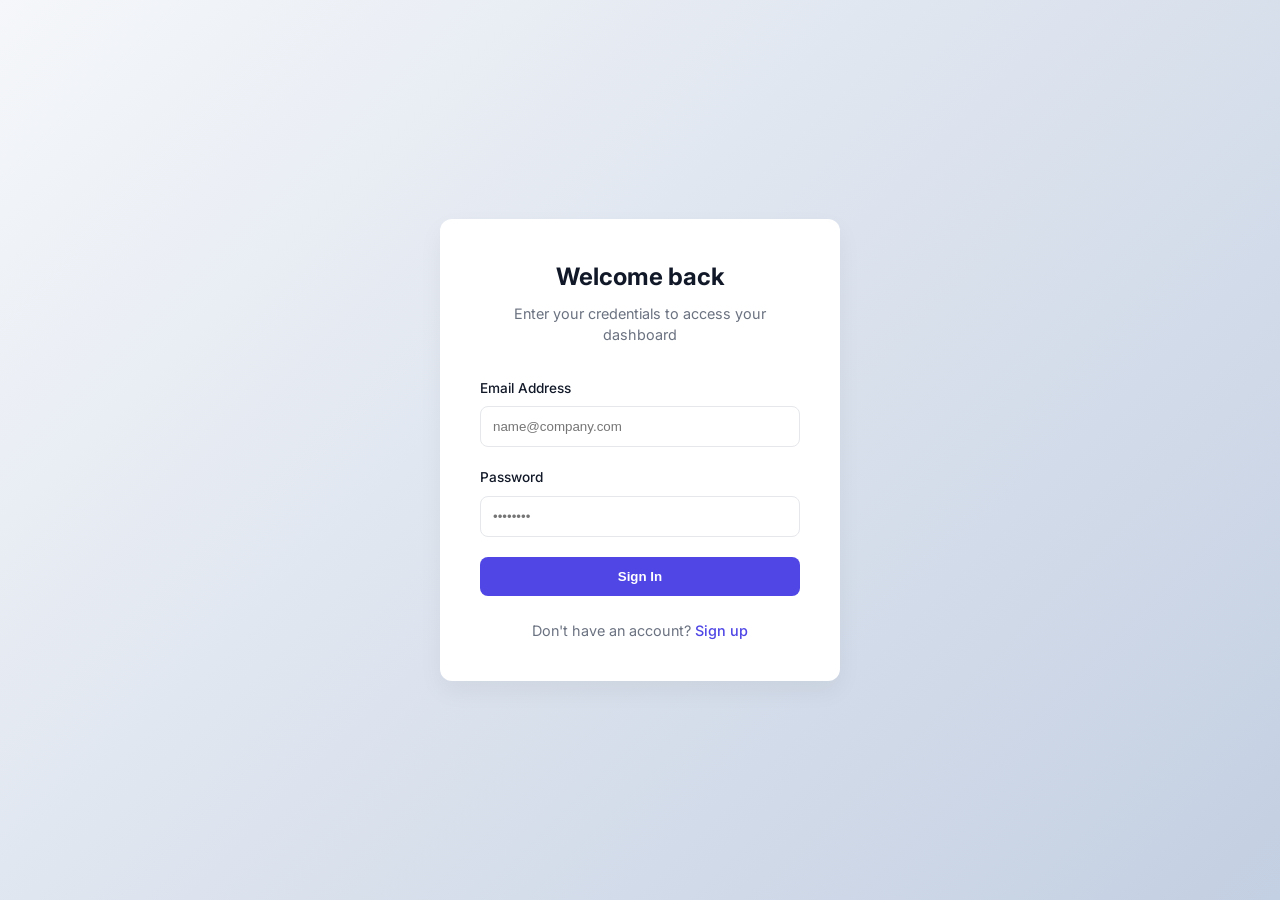
<file: frontend/index.html>
<!DOCTYPE html>
<html lang="en">
<head>
    <meta charset="UTF-8">
    <meta name="viewport" content="width=device-width, initial-scale=1.0">
    <title>OrderFlow | Kafka-Powered SaaS Dashboard</title>
    <link rel="stylesheet" href="style.css">
    <!-- Google Fonts for modern feel -->
    <link href="https://fonts.googleapis.com/css2?family=Inter:wght@300;400;500;600;700&display=swap" rel="stylesheet">
</head>
<body>

    <!-- Auth Wrapper: Login & Register -->
    <div id="auth-container" class="auth-wrapper">
        <div class="auth-card" id="login-section">
            <h2>Welcome back</h2>
            <p class="subtitle">Enter your credentials to access your dashboard</p>
            <form id="login-form">
                <div class="form-group">
                    <label>Email Address</label>
                    <input type="email" id="login-email" placeholder="name@company.com" required>
                </div>
                <div class="form-group">
                    <label>Password</label>
                    <input type="password" id="login-password" placeholder="••••••••" required>
                </div>
                <button type="submit" class="btn-primary">Sign In</button>
            </form>
            <p class="auth-footer">Don't have an account? <a href="#" id="go-to-register">Sign up</a></p>
        </div>

        <div class="auth-card hidden" id="register-section">
            <h2>Create account</h2>
            <p class="subtitle">Join OrderFlow and start processing orders</p>
            <form id="register-form">
                <div class="form-group">
                    <label>Full Name</label>
                    <input type="text" id="reg-name" placeholder="John Doe" required>
                </div>
                <div class="form-group">
                    <label>Email Address</label>
                    <input type="email" id="reg-email" placeholder="name@company.com" required>
                </div>
                <div class="form-group">
                    <label>Password</label>
                    <input type="password" id="reg-password" placeholder="••••••••" required>
                </div>
                <button type="submit" class="btn-primary">Get Started</button>
            </form>
            <p class="auth-footer">Already have an account? <a href="#" id="go-to-login">Sign in</a></p>
        </div>
    </div>

    <!-- Main Dashboard Wrapper (SPA) -->
    <div id="main-app" class="app-container hidden">
        <!-- Sidebar -->
        <aside class="sidebar">
            <div class="logo">
                <span class="logo-icon">📦</span>
                <span class="logo-text">OrderFlow</span>
            </div>
            <nav class="nav-menu">
                <a href="#" class="nav-item active" data-view="dashboard">
                    <span class="icon">📊</span> Dashboard
                </a>
                <a href="#" class="nav-item" data-view="shop">
                    <span class="icon">🛒</span> Shop Products
                </a>
                <a href="#" class="nav-item" data-view="orders">
                    <span class="icon">📜</span> My Orders
                </a>
            </nav>
            <div class="sidebar-footer">
                <button id="logout-btn" class="btn-logout">Logout</button>
            </div>
        </aside>

        <!-- Main Content -->
        <main class="content-area">
            <header class="top-header">
                <h1 id="view-title">Dashboard</h1>
                <div class="user-profile">
                    <span id="user-name-display">User</span>
                    <div class="avatar">JD</div>
                </div>
            </header>

            <!-- Dynamic Views -->
            <section id="view-dashboard" class="view">
                <div class="stats-grid">
                    <div class="stat-card">
                        <h3>Total Orders</h3>
                        <p class="stat-value" id="stat-total">0</p>
                    </div>
                    <div class="stat-card">
                        <h3>Kafka Processing</h3>
                        <p class="stat-value text-blue" id="stat-processing">0</p>
                    </div>
                    <div class="stat-card">
                        <h3>Success Rate</h3>
                        <p class="stat-value text-green" id="stat-success">0%</p>
                    </div>
                </div>
                <div class="recent-activity">
                    <h3>Real-time Kafka Stream</h3>
                    <div id="kafka-stream" class="stream-container">
                        <!-- Dynamic kafka events will appear here -->
                        <div class="empty-state">Waiting for events...</div>
                    </div>
                </div>
            </section>

            <section id="view-shop" class="view hidden">
                <div id="product-grid" class="product-grid">
                    <!-- Products from products.js will be injected here -->
                </div>
            </section>

            <section id="view-orders" class="view hidden">
                <div class="order-table-container">
                    <table class="order-table">
                        <thead>
                            <tr>
                                <th>Order ID</th>
                                <th>Product</th>
                                <th>Amount</th>
                                <th>Kafka Status</th>
                                <th>Timestamp</th>
                            </tr>
                        </thead>
                        <tbody id="order-history-body">
                            <!-- Orders will be injected here -->
                        </tbody>
                    </table>
                </div>
            </section>
        </main>

        <!-- Global Kafka Notification (Toast) -->
        <div id="kafka-toast" class="toast hidden">
            <div class="toast-content">
                <div class="spinner"></div>
                <div class="toast-text">
                    <strong id="toast-title">Processing...</strong>
                    <p id="toast-msg">Sending order to Kafka queue</p>
                </div>
            </div>
        </div>

        <!-- Cart Overlay -->
        <div id="cart-drawer" class="cart-drawer hidden">
            <div class="cart-header">
                <h3>Your Cart</h3>
                <button id="close-cart">✕</button>
            </div>
            <div id="cart-items" class="cart-items"></div>
            <div class="cart-footer">
                <div class="total-row">
                    <span>Total:</span>
                    <span id="cart-total">/bin/bash.00</span>
                </div>
                <button id="checkout-btn" class="btn-checkout">Create Kafka Order</button>
            </div>
        </div>
    </div>

    <script src="products.js"></script>
    <script src="script.js"></script>
</body>
</html>
</file>
<file: frontend/style.css>
:root {
    --primary: #4f46e5;
    --primary-hover: #4338ca;
    --bg-main: #f9fafb;
    --bg-card: #ffffff;
    --text-main: #111827;
    --text-muted: #6b7280;
    --border: #e5e7eb;
    --success: #10b981;
    --error: #ef4444;
    --blue: #3b82f6;
    --sidebar-width: 260px;
    --radius: 12px;
    --transition: all 0.2s ease;
}

* {
    margin: 0;
    padding: 0;
    box-sizing: border-box;
}

body {
    font-family: 'Inter', sans-serif;
    background-color: var(--bg-main);
    color: var(--text-main);
    line-height: 1.5;
    overflow-x: hidden;
}

.hidden { display: none !important; }

/* Auth Styling */
.auth-wrapper {
    height: 100vh;
    display: flex;
    align-items: center;
    justify-content: center;
    background: linear-gradient(135deg, #f5f7fa 0%, #c3cfe2 100%);
}

.auth-card {
    background: var(--bg-card);
    padding: 2.5rem;
    border-radius: var(--radius);
    box-shadow: 0 10px 25px rgba(0,0,0,0.05);
    width: 100%;
    max-width: 400px;
    text-align: center;
}

.auth-card h2 { margin-bottom: 0.5rem; font-weight: 700; }
.subtitle { color: var(--text-muted); margin-bottom: 2rem; font-size: 0.9rem; }

.form-group { text-align: left; margin-bottom: 1.25rem; }
.form-group label { display: block; font-size: 0.85rem; font-weight: 500; margin-bottom: 0.5rem; }
.form-group input {
    width: 100%;
    padding: 0.75rem;
    border: 1px solid var(--border);
    border-radius: 8px;
    outline: none;
    transition: var(--transition);
}
.form-group input:focus { border-color: var(--primary); box-shadow: 0 0 0 3px rgba(79, 70, 229, 0.1); }

.btn-primary {
    width: 100%;
    background: var(--primary);
    color: white;
    padding: 0.75rem;
    border: none;
    border-radius: 8px;
    font-weight: 600;
    cursor: pointer;
    transition: var(--transition);
}
.btn-primary:hover { background: var(--primary-hover); }

.auth-footer { margin-top: 1.5rem; font-size: 0.9rem; color: var(--text-muted); }
.auth-footer a { color: var(--primary); text-decoration: none; font-weight: 500; }

/* Main App Layout */
.app-container {
    display: flex;
    height: 100vh;
}

.sidebar {
    width: var(--sidebar-width);
    background: var(--bg-card);
    border-right: 1px solid var(--border);
    display: flex;
    flex-direction: column;
    padding: 1.5rem;
}

.logo {
    display: flex;
    align-items: center;
    gap: 0.75rem;
    font-size: 1.25rem;
    font-weight: 700;
    margin-bottom: 2.5rem;
    color: var(--primary);
}

.nav-menu { flex: 1; }
.nav-item {
    display: flex;
    align-items: center;
    gap: 0.75rem;
    padding: 0.75rem 1rem;
    color: var(--text-muted);
    text-decoration: none;
    border-radius: 8px;
    margin-bottom: 0.5rem;
    transition: var(--transition);
}
.nav-item:hover, .nav-item.active {
    background: #f3f4f6;
    color: var(--primary);
}

.btn-logout {
    width: 100%;
    padding: 0.6rem;
    background: transparent;
    border: 1px solid var(--border);
    border-radius: 8px;
    cursor: pointer;
    color: var(--text-muted);
    transition: var(--transition);
}
.btn-logout:hover { background: #fee2e2; color: var(--error); border-color: #fecaca; }

/* Content Area */
.content-area {
    flex: 1;
    overflow-y: auto;
    padding: 2rem;
}

.top-header {
    display: flex;
    justify-content: space-between;
    align-items: center;
    margin-bottom: 2rem;
}

.user-profile {
    display: flex;
    align-items: center;
    gap: 0.75rem;
    font-weight: 500;
}

.avatar {
    width: 35px;
    height: 35px;
    background: var(--primary);
    color: white;
    border-radius: 50%;
    display: flex;
    align-items: center;
    justify-content: center;
    font-size: 0.8rem;
}

/* Dashboard Widgets */
.stats-grid {
    display: grid;
    grid-template-columns: repeat(auto-fit, minmax(240px, 1fr));
    gap: 1.5rem;
    margin-bottom: 2rem;
}

.stat-card {
    background: var(--bg-card);
    padding: 1.5rem;
    border-radius: var(--radius);
    border: 1px solid var(--border);
}

.stat-card h3 { font-size: 0.9rem; color: var(--text-muted); margin-bottom: 0.5rem; }
.stat-value { font-size: 1.8rem; font-weight: 700; }
.text-blue { color: var(--blue); }
.text-green { color: var(--success); }

/* Kafka Stream View */
.stream-container {
    background: #1e293b;
    border-radius: var(--radius);
    padding: 1.5rem;
    color: #94a3b8;
    font-family: 'Courier New', Courier, monospace;
    min-height: 300px;
    overflow-y: auto;
}

.stream-entry {
    margin-bottom: 0.5rem;
    padding-bottom: 0.5rem;
    border-bottom: 1px solid #334155;
    font-size: 0.85rem;
}

/* Product Grid */
.product-grid {
    display: grid;
    grid-template-columns: repeat(auto-fill, minmax(220px, 1fr));
    gap: 1.5rem;
}

.product-card {
    background: var(--bg-card);
    border-radius: var(--radius);
    border: 1px solid var(--border);
    padding: 1.25rem;
    transition: var(--transition);
}

.product-card:hover { transform: translateY(-4px); box-shadow: 0 10px 15px rgba(0,0,0,0.05); }

.product-img {
    background: #f3f4f6;
    height: 140px;
    border-radius: 8px;
    display: flex;
    align-items: center;
    justify-content: center;
    font-size: 3rem;
    margin-bottom: 1rem;
}

.product-card h4 { margin-bottom: 0.25rem; }
.price { font-weight: 700; color: var(--primary); margin-bottom: 1rem; display: block; }

.btn-add-cart {
    width: 100%;
    padding: 0.5rem;
    background: var(--bg-main);
    border: 1px solid var(--border);
    border-radius: 6px;
    cursor: pointer;
    font-weight: 500;
    transition: var(--transition);
}
.btn-add-cart:hover { background: var(--primary); color: white; border-color: var(--primary); }

/* Table Styling */
.order-table-container {
    background: var(--bg-card);
    border-radius: var(--radius);
    border: 1px solid var(--border);
    overflow: hidden;
}

.order-table {
    width: 100%;
    border-collapse: collapse;
    text-align: left;
}

.order-table th { background: #f9fafb; padding: 1rem; font-size: 0.85rem; color: var(--text-muted); border-bottom: 1px solid var(--border); }
.order-table td { padding: 1rem; border-bottom: 1px solid var(--border); font-size: 0.9rem; }

/* Status Badges */
.badge {
    padding: 0.25rem 0.6rem;
    border-radius: 99px;
    font-size: 0.75rem;
    font-weight: 600;
}
.badge-pending { background: #dbeafe; color: #1e40af; }
.badge-success { background: #d1fae5; color: #065f46; }
.badge-failed { background: #fee2e2; color: #991b1b; }

/* Global Toast */
.toast {
    position: fixed;
    bottom: 2rem;
    right: 2rem;
    background: var(--bg-card);
    border-radius: var(--radius);
    box-shadow: 0 10px 25px rgba(0,0,0,0.1);
    padding: 1rem 1.5rem;
    border-left: 4px solid var(--primary);
    z-index: 1000;
    animation: slideUp 0.3s ease;
}

@keyframes slideUp { from { transform: translateY(20px); opacity: 0; } to { transform: translateY(0); opacity: 1; } }

.toast-content { display: flex; align-items: center; gap: 1rem; }
.spinner {
    width: 20px;
    height: 20px;
    border: 2px solid #e5e7eb;
    border-top: 2px solid var(--primary);
    border-radius: 50%;
    animation: spin 1s linear infinite;
}

@keyframes spin { 0% { transform: rotate(0deg); } 100% { transform: rotate(360deg); } }

/* Cart Drawer */
.cart-drawer {
    position: fixed;
    top: 0;
    right: 0;
    width: 350px;
    height: 100vh;
    background: var(--bg-card);
    box-shadow: -10px 0 25px rgba(0,0,0,0.05);
    z-index: 1100;
    display: flex;
    flex-direction: column;
}

.cart-header { padding: 1.5rem; border-bottom: 1px solid var(--border); display: flex; justify-content: space-between; align-items: center; }
.cart-items { flex: 1; overflow-y: auto; padding: 1.5rem; }
.cart-footer { padding: 1.5rem; border-top: 1px solid var(--border); }
.total-row { display: flex; justify-content: space-between; font-weight: 700; font-size: 1.1rem; margin-bottom: 1rem; }
.btn-checkout { width: 100%; padding: 1rem; background: var(--primary); color: white; border: none; border-radius: 8px; cursor: pointer; font-weight: 600; }
</file>
